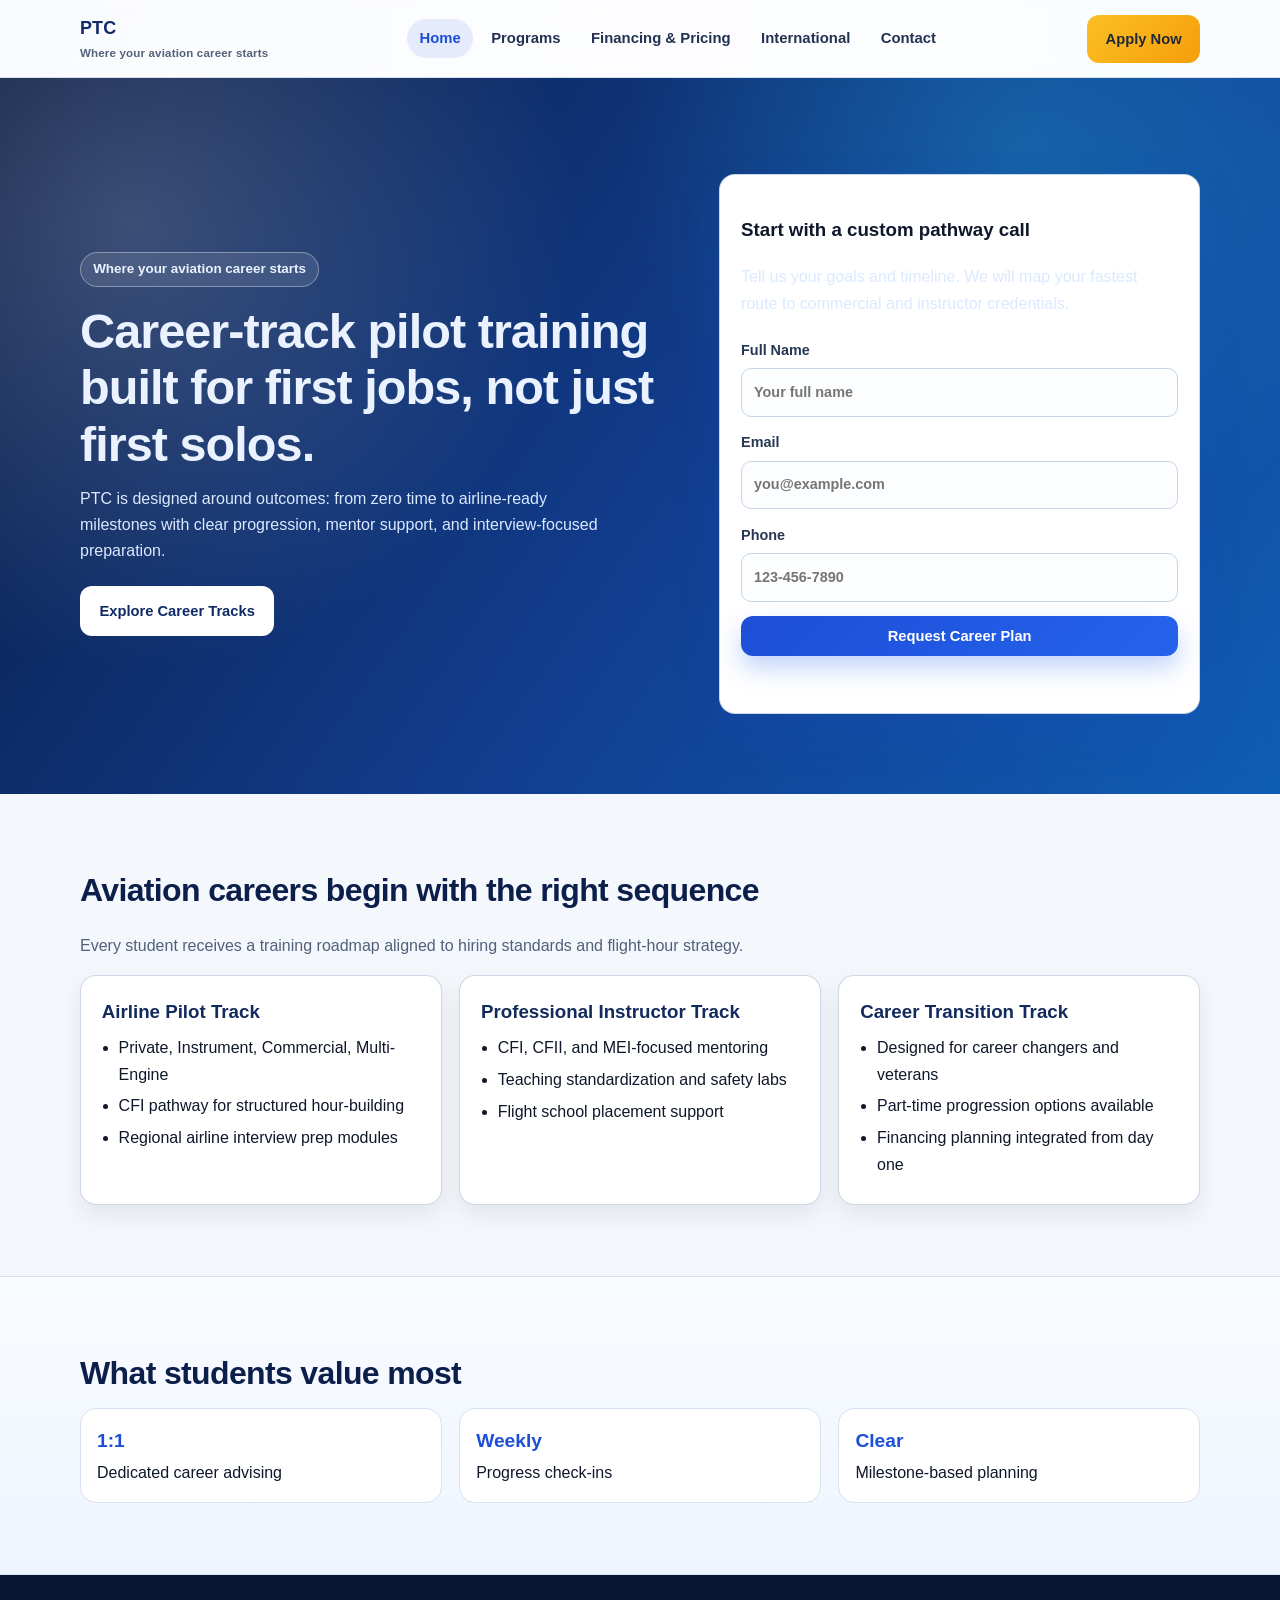
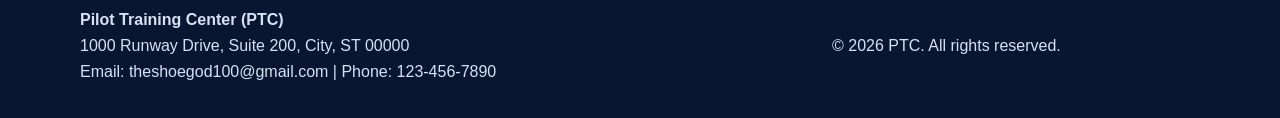
<file: index.html>
<!DOCTYPE html>
<html lang="en">
<head>
  <meta charset="UTF-8" />
  <meta name="viewport" content="width=device-width, initial-scale=1.0" />
  <title>PTC | Pilot Training Center</title>
  <link rel="stylesheet" href="assets/css/styles.css" />
</head>
<body>
  <header class="site-header">
    <div class="container nav-wrap">
      <a href="index.html" class="logo">PTC<small>Where your aviation career starts</small></a>
      <nav class="nav">
        <a href="index.html" class="active">Home</a>
        <a href="programs.html">Programs</a>
        <a href="financing-pricing.html">Financing & Pricing</a>
        <a href="international.html">International</a>
        <a href="contact.html">Contact</a>
      </nav>
      <button class="nav-toggle" type="button" aria-label="Open menu" aria-expanded="false">☰</button>
      <a class="btn btn-accent" href="contact.html">Apply Now</a>
    </div>
  </header>

  <main>
    <section class="hero">
      <div class="container hero-grid">
        <div>
          <span class="tagline">Where your aviation career starts</span>
          <h1>Career-track pilot training built for first jobs, not just first solos.</h1>
          <p>PTC is designed around outcomes: from zero time to airline-ready milestones with clear progression, mentor support, and interview-focused preparation.</p>
          <a class="btn btn-light" href="programs.html">Explore Career Tracks</a>
        </div>
        <aside class="hero-card">
          <h3>Start with a custom pathway call</h3>
          <p class="muted">Tell us your goals and timeline. We will map your fastest route to commercial and instructor credentials.</p>
          <form class="lead-form">
            <label>Full Name
              <input name="name" type="text" required placeholder="Your full name" />
            </label>
            <label>Email
              <input name="email" type="email" required placeholder="you@example.com" />
            </label>
            <label>Phone
              <input name="phone" type="tel" required placeholder="123-456-7890" />
            </label>
            <button class="btn btn-primary" type="submit">Request Career Plan</button>
            <p class="form-status notice"></p>
          </form>
        </aside>
      </div>
    </section>

    <section>
      <div class="container">
        <h2 class="section-title">Aviation careers begin with the right sequence</h2>
        <p class="muted">Every student receives a training roadmap aligned to hiring standards and flight-hour strategy.</p>
        <div class="grid-3">
          <article class="card track-card">
            <h3>Airline Pilot Track</h3>
            <ul class="clean">
              <li>Private, Instrument, Commercial, Multi-Engine</li>
              <li>CFI pathway for structured hour-building</li>
              <li>Regional airline interview prep modules</li>
            </ul>
          </article>
          <article class="card track-card">
            <h3>Professional Instructor Track</h3>
            <ul class="clean">
              <li>CFI, CFII, and MEI-focused mentoring</li>
              <li>Teaching standardization and safety labs</li>
              <li>Flight school placement support</li>
            </ul>
          </article>
          <article class="card track-card">
            <h3>Career Transition Track</h3>
            <ul class="clean">
              <li>Designed for career changers and veterans</li>
              <li>Part-time progression options available</li>
              <li>Financing planning integrated from day one</li>
            </ul>
          </article>
        </div>
      </div>
    </section>

    <section class="band">
      <div class="container">
        <h2 class="section-title">What students value most</h2>
        <div class="kpis">
          <div class="kpi"><strong>1:1</strong> Dedicated career advising</div>
          <div class="kpi"><strong>Weekly</strong> Progress check-ins</div>
          <div class="kpi"><strong>Clear</strong> Milestone-based planning</div>
        </div>
      </div>
    </section>
  </main>

  <footer class="site-footer">
    <div class="container footer-grid">
      <div>
        <strong>Pilot Training Center (PTC)</strong><br />
        1000 Runway Drive, Suite 200, City, ST 00000<br />
        Email: theshoegod100@gmail.com | Phone: 123-456-7890
      </div>
      <div>© <span data-year></span> PTC. All rights reserved.</div>
    </div>
  </footer>

  <script src="assets/js/main.js"></script>
</body>
</html>
</file>
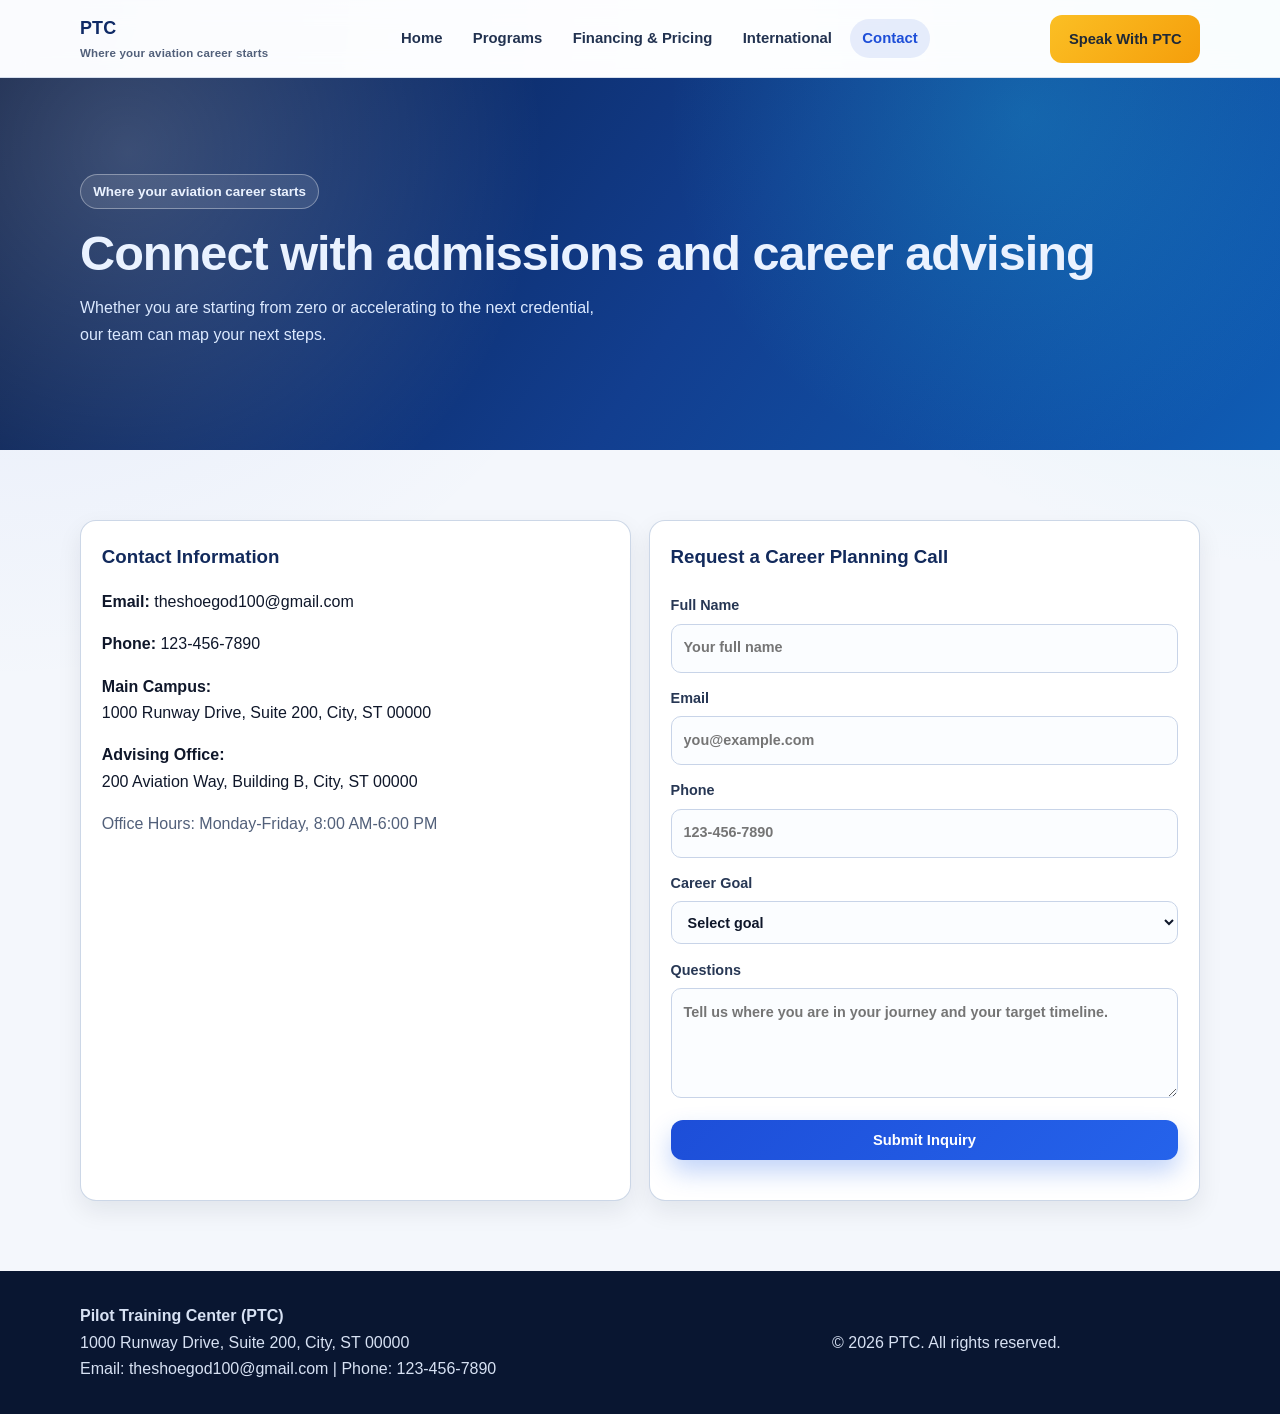
<file: contact.html>
<!DOCTYPE html>
<html lang="en">
<head>
  <meta charset="UTF-8" />
  <meta name="viewport" content="width=device-width, initial-scale=1.0" />
  <title>Contact PTC</title>
  <link rel="stylesheet" href="assets/css/styles.css" />
</head>
<body>
  <header class="site-header">
    <div class="container nav-wrap">
      <a href="index.html" class="logo">PTC<small>Where your aviation career starts</small></a>
      <nav class="nav">
        <a href="index.html">Home</a>
        <a href="programs.html">Programs</a>
        <a href="financing-pricing.html">Financing & Pricing</a>
        <a href="international.html">International</a>
        <a href="contact.html" class="active">Contact</a>
      </nav>
      <button class="nav-toggle" type="button" aria-label="Open menu" aria-expanded="false">☰</button>
      <a class="btn btn-accent" href="contact.html">Speak With PTC</a>
    </div>
  </header>

  <main>
    <section class="hero">
      <div class="container">
        <span class="tagline">Where your aviation career starts</span>
        <h1>Connect with admissions and career advising</h1>
        <p>Whether you are starting from zero or accelerating to the next credential, our team can map your next steps.</p>
      </div>
    </section>

    <section>
      <div class="container grid-2">
        <article class="card">
          <h3>Contact Information</h3>
          <p><strong>Email:</strong> theshoegod100@gmail.com</p>
          <p><strong>Phone:</strong> 123-456-7890</p>
          <p><strong>Main Campus:</strong><br />1000 Runway Drive, Suite 200, City, ST 00000</p>
          <p><strong>Advising Office:</strong><br />200 Aviation Way, Building B, City, ST 00000</p>
          <p class="muted">Office Hours: Monday-Friday, 8:00 AM-6:00 PM</p>
        </article>

        <form class="lead-form card">
          <h3>Request a Career Planning Call</h3>
          <label>Full Name
            <input name="name" type="text" required placeholder="Your full name" />
          </label>
          <label>Email
            <input name="email" type="email" required placeholder="you@example.com" />
          </label>
          <label>Phone
            <input name="phone" type="tel" required placeholder="123-456-7890" />
          </label>
          <label>Career Goal
            <select name="goal" required>
              <option value="">Select goal</option>
              <option>Airline Pilot</option>
              <option>Flight Instructor</option>
              <option>Career Change to Aviation</option>
              <option>International Training Path</option>
            </select>
          </label>
          <label>Questions
            <textarea name="message" placeholder="Tell us where you are in your journey and your target timeline."></textarea>
          </label>
          <button class="btn btn-primary" type="submit">Submit Inquiry</button>
          <p class="form-status notice"></p>
        </form>
      </div>
    </section>
  </main>

  <footer class="site-footer">
    <div class="container footer-grid">
      <div>
        <strong>Pilot Training Center (PTC)</strong><br />
        1000 Runway Drive, Suite 200, City, ST 00000<br />
        Email: theshoegod100@gmail.com | Phone: 123-456-7890
      </div>
      <div>© <span data-year></span> PTC. All rights reserved.</div>
    </div>
  </footer>

  <script src="assets/js/main.js"></script>
</body>
</html>
</file>
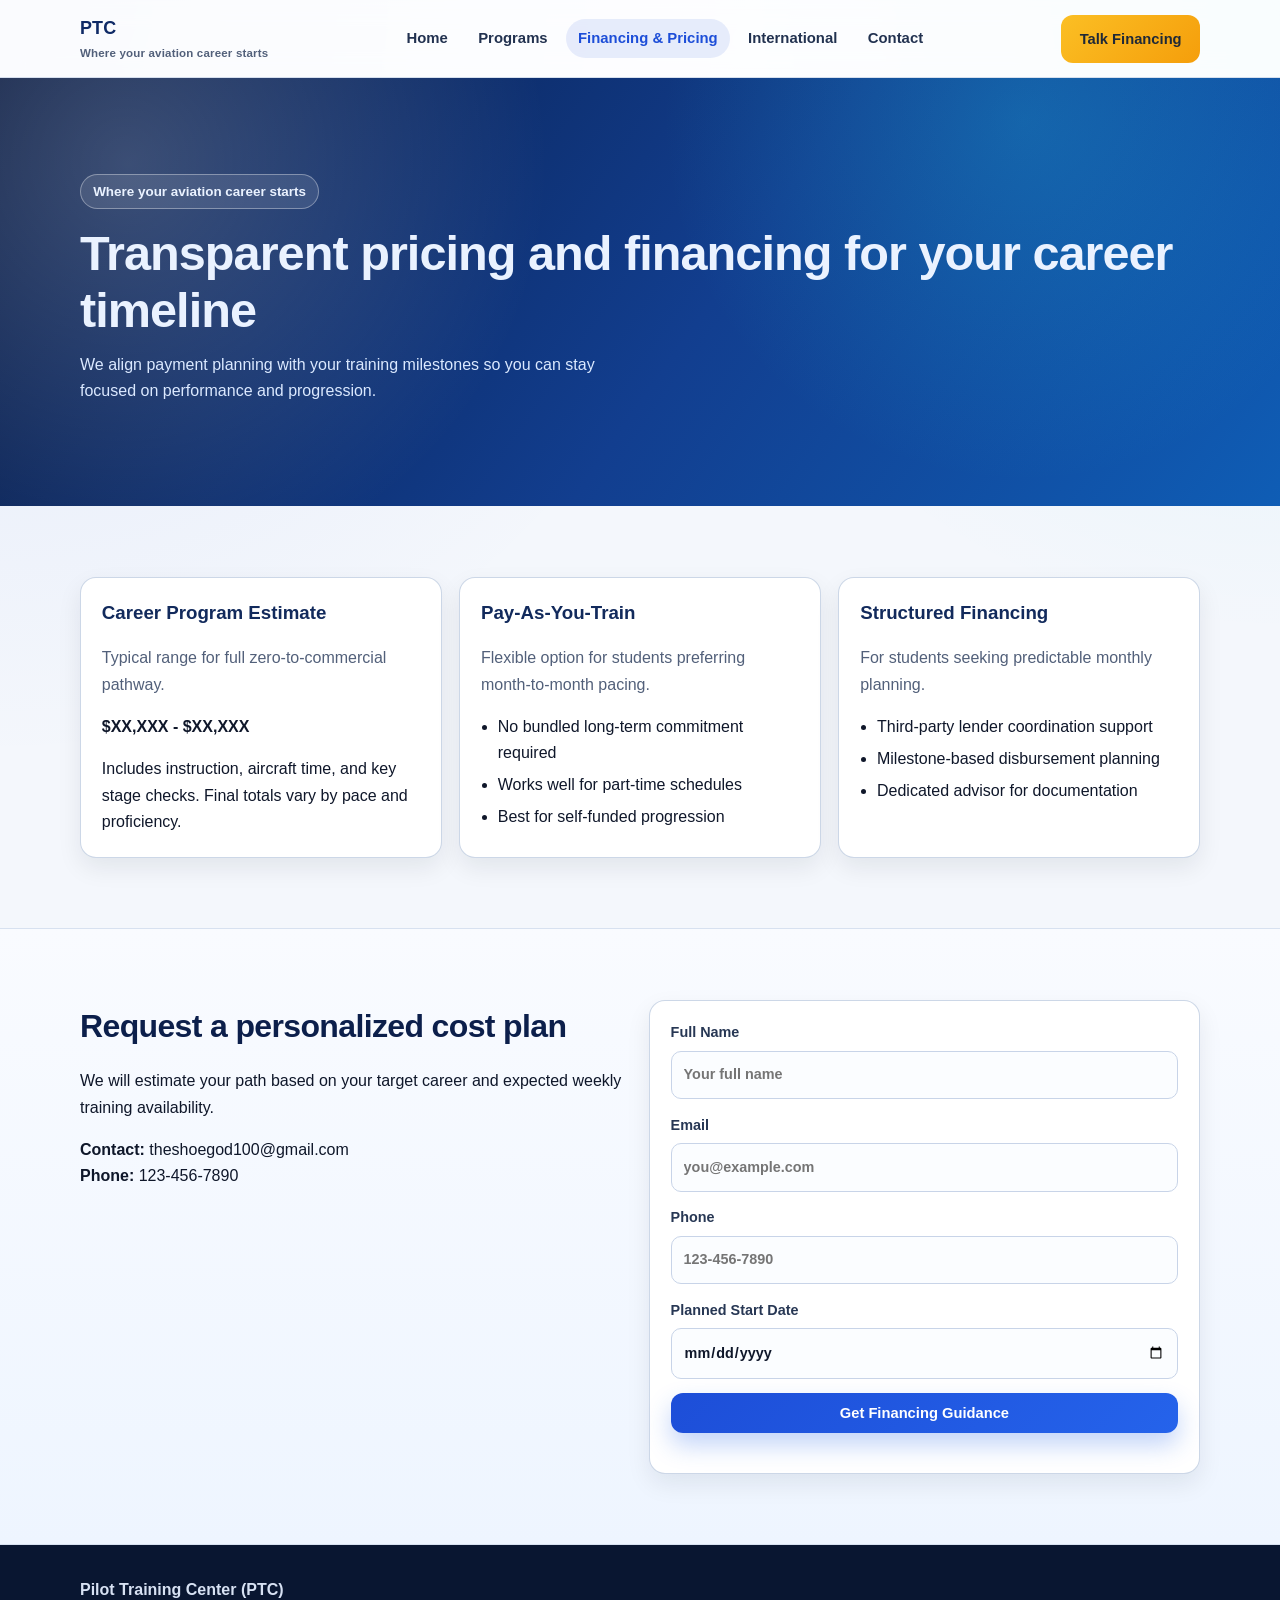
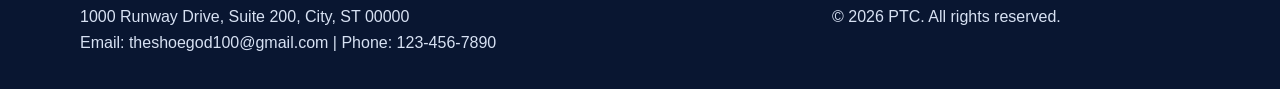
<file: financing-pricing.html>
<!DOCTYPE html>
<html lang="en">
<head>
  <meta charset="UTF-8" />
  <meta name="viewport" content="width=device-width, initial-scale=1.0" />
  <title>PTC Financing & Pricing</title>
  <link rel="stylesheet" href="assets/css/styles.css" />
</head>
<body>
  <header class="site-header">
    <div class="container nav-wrap">
      <a href="index.html" class="logo">PTC<small>Where your aviation career starts</small></a>
      <nav class="nav">
        <a href="index.html">Home</a>
        <a href="programs.html">Programs</a>
        <a href="financing-pricing.html" class="active">Financing & Pricing</a>
        <a href="international.html">International</a>
        <a href="contact.html">Contact</a>
      </nav>
      <button class="nav-toggle" type="button" aria-label="Open menu" aria-expanded="false">☰</button>
      <a class="btn btn-accent" href="contact.html">Talk Financing</a>
    </div>
  </header>

  <main>
    <section class="hero">
      <div class="container">
        <span class="tagline">Where your aviation career starts</span>
        <h1>Transparent pricing and financing for your career timeline</h1>
        <p>We align payment planning with your training milestones so you can stay focused on performance and progression.</p>
      </div>
    </section>

    <section>
      <div class="container grid-3">
        <article class="card">
          <h3>Career Program Estimate</h3>
          <p class="muted">Typical range for full zero-to-commercial pathway.</p>
          <p><strong>$XX,XXX - $XX,XXX</strong></p>
          <p>Includes instruction, aircraft time, and key stage checks. Final totals vary by pace and proficiency.</p>
        </article>
        <article class="card">
          <h3>Pay-As-You-Train</h3>
          <p class="muted">Flexible option for students preferring month-to-month pacing.</p>
          <ul class="clean">
            <li>No bundled long-term commitment required</li>
            <li>Works well for part-time schedules</li>
            <li>Best for self-funded progression</li>
          </ul>
        </article>
        <article class="card">
          <h3>Structured Financing</h3>
          <p class="muted">For students seeking predictable monthly planning.</p>
          <ul class="clean">
            <li>Third-party lender coordination support</li>
            <li>Milestone-based disbursement planning</li>
            <li>Dedicated advisor for documentation</li>
          </ul>
        </article>
      </div>
    </section>

    <section class="band">
      <div class="container grid-2">
        <div>
          <h2 class="section-title">Request a personalized cost plan</h2>
          <p>We will estimate your path based on your target career and expected weekly training availability.</p>
          <p><strong>Contact:</strong> theshoegod100@gmail.com<br /><strong>Phone:</strong> 123-456-7890</p>
        </div>
        <form class="lead-form card">
          <label>Full Name
            <input name="name" type="text" required placeholder="Your full name" />
          </label>
          <label>Email
            <input name="email" type="email" required placeholder="you@example.com" />
          </label>
          <label>Phone
            <input name="phone" type="tel" required placeholder="123-456-7890" />
          </label>
          <label>Planned Start Date
            <input name="start" type="date" required />
          </label>
          <button class="btn btn-primary" type="submit">Get Financing Guidance</button>
          <p class="form-status notice"></p>
        </form>
      </div>
    </section>
  </main>

  <footer class="site-footer">
    <div class="container footer-grid">
      <div>
        <strong>Pilot Training Center (PTC)</strong><br />
        1000 Runway Drive, Suite 200, City, ST 00000<br />
        Email: theshoegod100@gmail.com | Phone: 123-456-7890
      </div>
      <div>© <span data-year></span> PTC. All rights reserved.</div>
    </div>
  </footer>

  <script src="assets/js/main.js"></script>
</body>
</html>
</file>
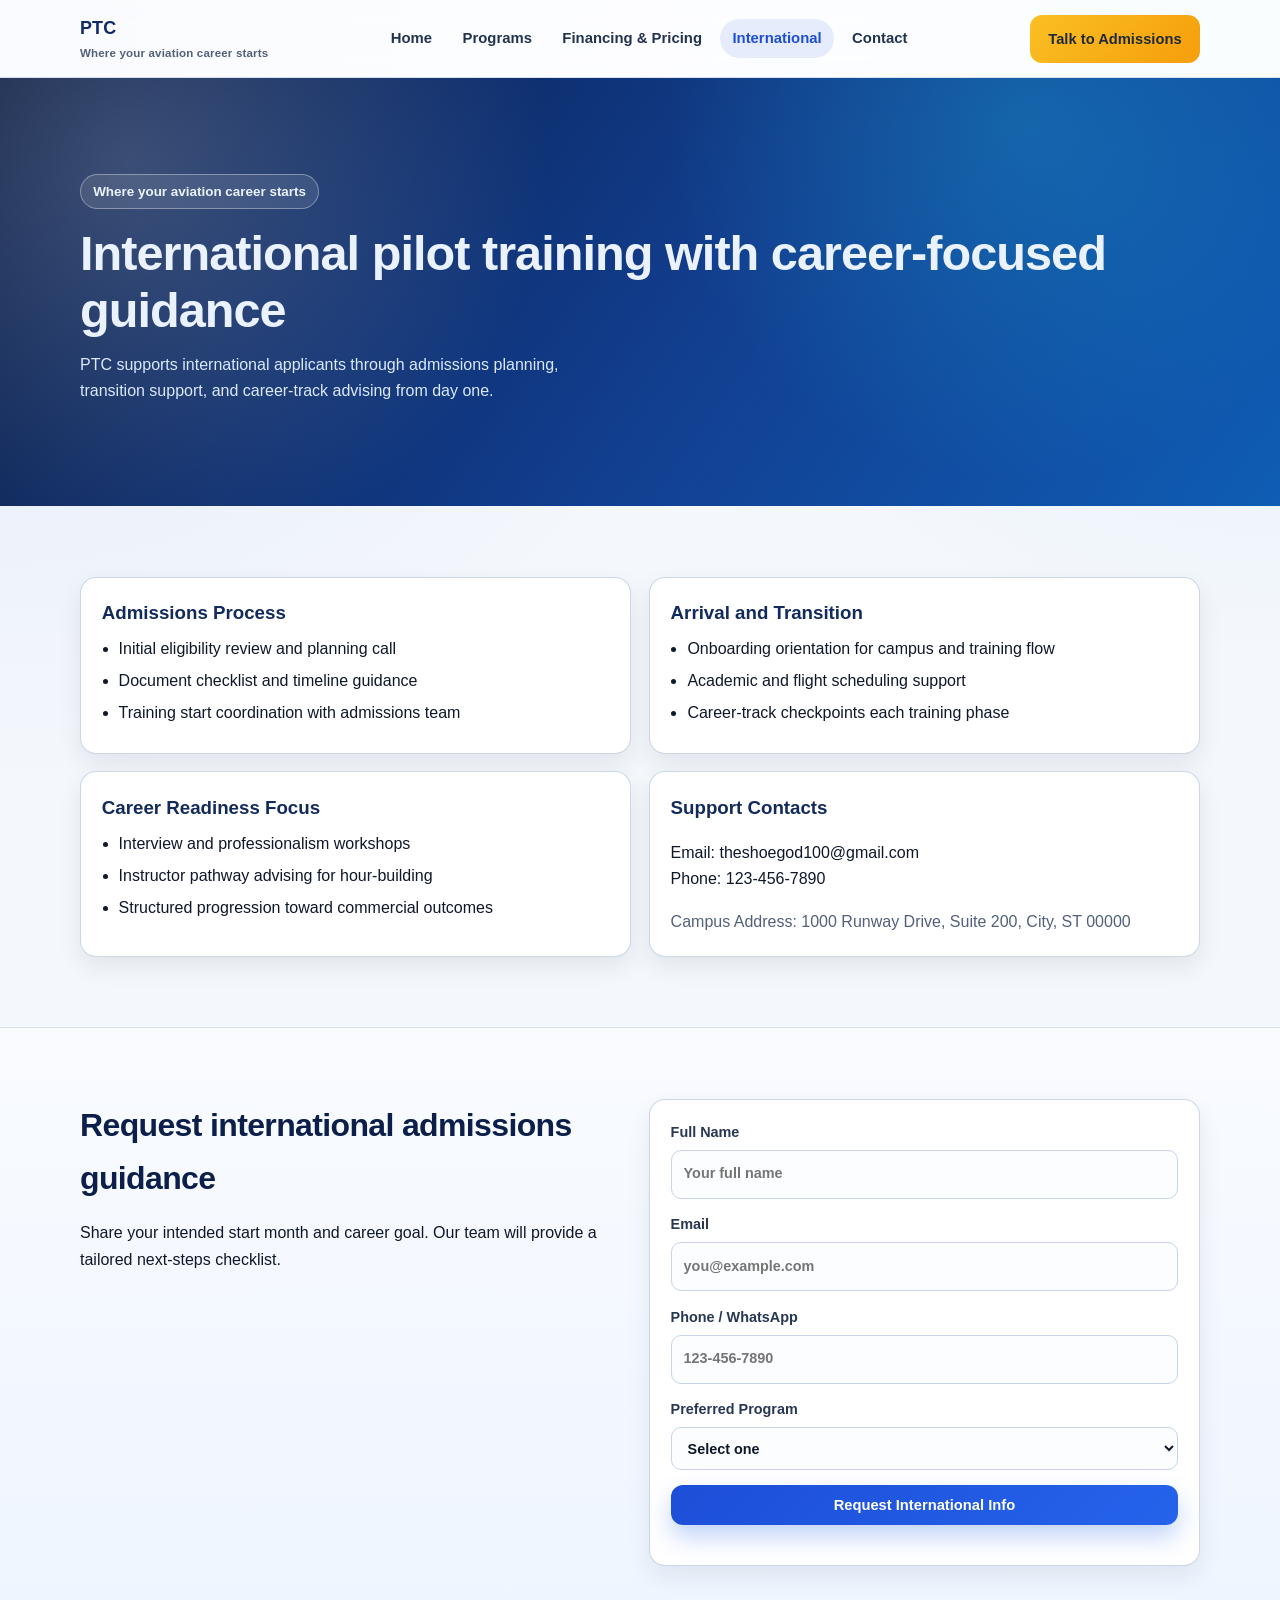
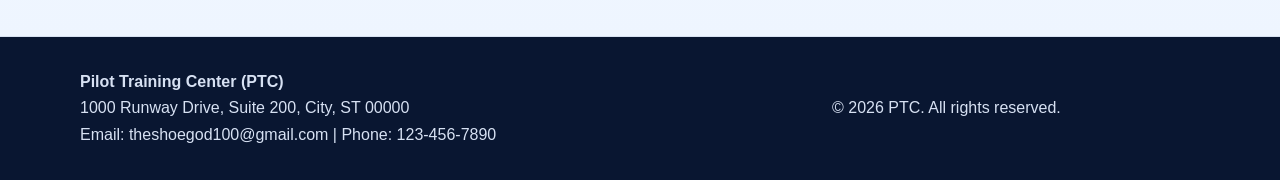
<file: international.html>
<!DOCTYPE html>
<html lang="en">
<head>
  <meta charset="UTF-8" />
  <meta name="viewport" content="width=device-width, initial-scale=1.0" />
  <title>PTC International Students</title>
  <link rel="stylesheet" href="assets/css/styles.css" />
</head>
<body>
  <header class="site-header">
    <div class="container nav-wrap">
      <a href="index.html" class="logo">PTC<small>Where your aviation career starts</small></a>
      <nav class="nav">
        <a href="index.html">Home</a>
        <a href="programs.html">Programs</a>
        <a href="financing-pricing.html">Financing & Pricing</a>
        <a href="international.html" class="active">International</a>
        <a href="contact.html">Contact</a>
      </nav>
      <button class="nav-toggle" type="button" aria-label="Open menu" aria-expanded="false">☰</button>
      <a class="btn btn-accent" href="contact.html">Talk to Admissions</a>
    </div>
  </header>

  <main>
    <section class="hero">
      <div class="container">
        <span class="tagline">Where your aviation career starts</span>
        <h1>International pilot training with career-focused guidance</h1>
        <p>PTC supports international applicants through admissions planning, transition support, and career-track advising from day one.</p>
      </div>
    </section>

    <section>
      <div class="container grid-2">
        <article class="card">
          <h3>Admissions Process</h3>
          <ul class="clean">
            <li>Initial eligibility review and planning call</li>
            <li>Document checklist and timeline guidance</li>
            <li>Training start coordination with admissions team</li>
          </ul>
        </article>
        <article class="card">
          <h3>Arrival and Transition</h3>
          <ul class="clean">
            <li>Onboarding orientation for campus and training flow</li>
            <li>Academic and flight scheduling support</li>
            <li>Career-track checkpoints each training phase</li>
          </ul>
        </article>
        <article class="card">
          <h3>Career Readiness Focus</h3>
          <ul class="clean">
            <li>Interview and professionalism workshops</li>
            <li>Instructor pathway advising for hour-building</li>
            <li>Structured progression toward commercial outcomes</li>
          </ul>
        </article>
        <article class="card">
          <h3>Support Contacts</h3>
          <p>Email: theshoegod100@gmail.com<br />Phone: 123-456-7890</p>
          <p class="muted">Campus Address: 1000 Runway Drive, Suite 200, City, ST 00000</p>
        </article>
      </div>
    </section>

    <section class="band">
      <div class="container grid-2">
        <div>
          <h2 class="section-title">Request international admissions guidance</h2>
          <p>Share your intended start month and career goal. Our team will provide a tailored next-steps checklist.</p>
        </div>
        <form class="lead-form card">
          <label>Full Name
            <input name="name" type="text" required placeholder="Your full name" />
          </label>
          <label>Email
            <input name="email" type="email" required placeholder="you@example.com" />
          </label>
          <label>Phone / WhatsApp
            <input name="phone" type="tel" required placeholder="123-456-7890" />
          </label>
          <label>Preferred Program
            <select name="program" required>
              <option value="">Select one</option>
              <option>Zero-to-Commercial</option>
              <option>Instructor Accelerator</option>
              <option>Commercial Add-on</option>
            </select>
          </label>
          <button class="btn btn-primary" type="submit">Request International Info</button>
          <p class="form-status notice"></p>
        </form>
      </div>
    </section>
  </main>

  <footer class="site-footer">
    <div class="container footer-grid">
      <div>
        <strong>Pilot Training Center (PTC)</strong><br />
        1000 Runway Drive, Suite 200, City, ST 00000<br />
        Email: theshoegod100@gmail.com | Phone: 123-456-7890
      </div>
      <div>© <span data-year></span> PTC. All rights reserved.</div>
    </div>
  </footer>

  <script src="assets/js/main.js"></script>
</body>
</html>
</file>
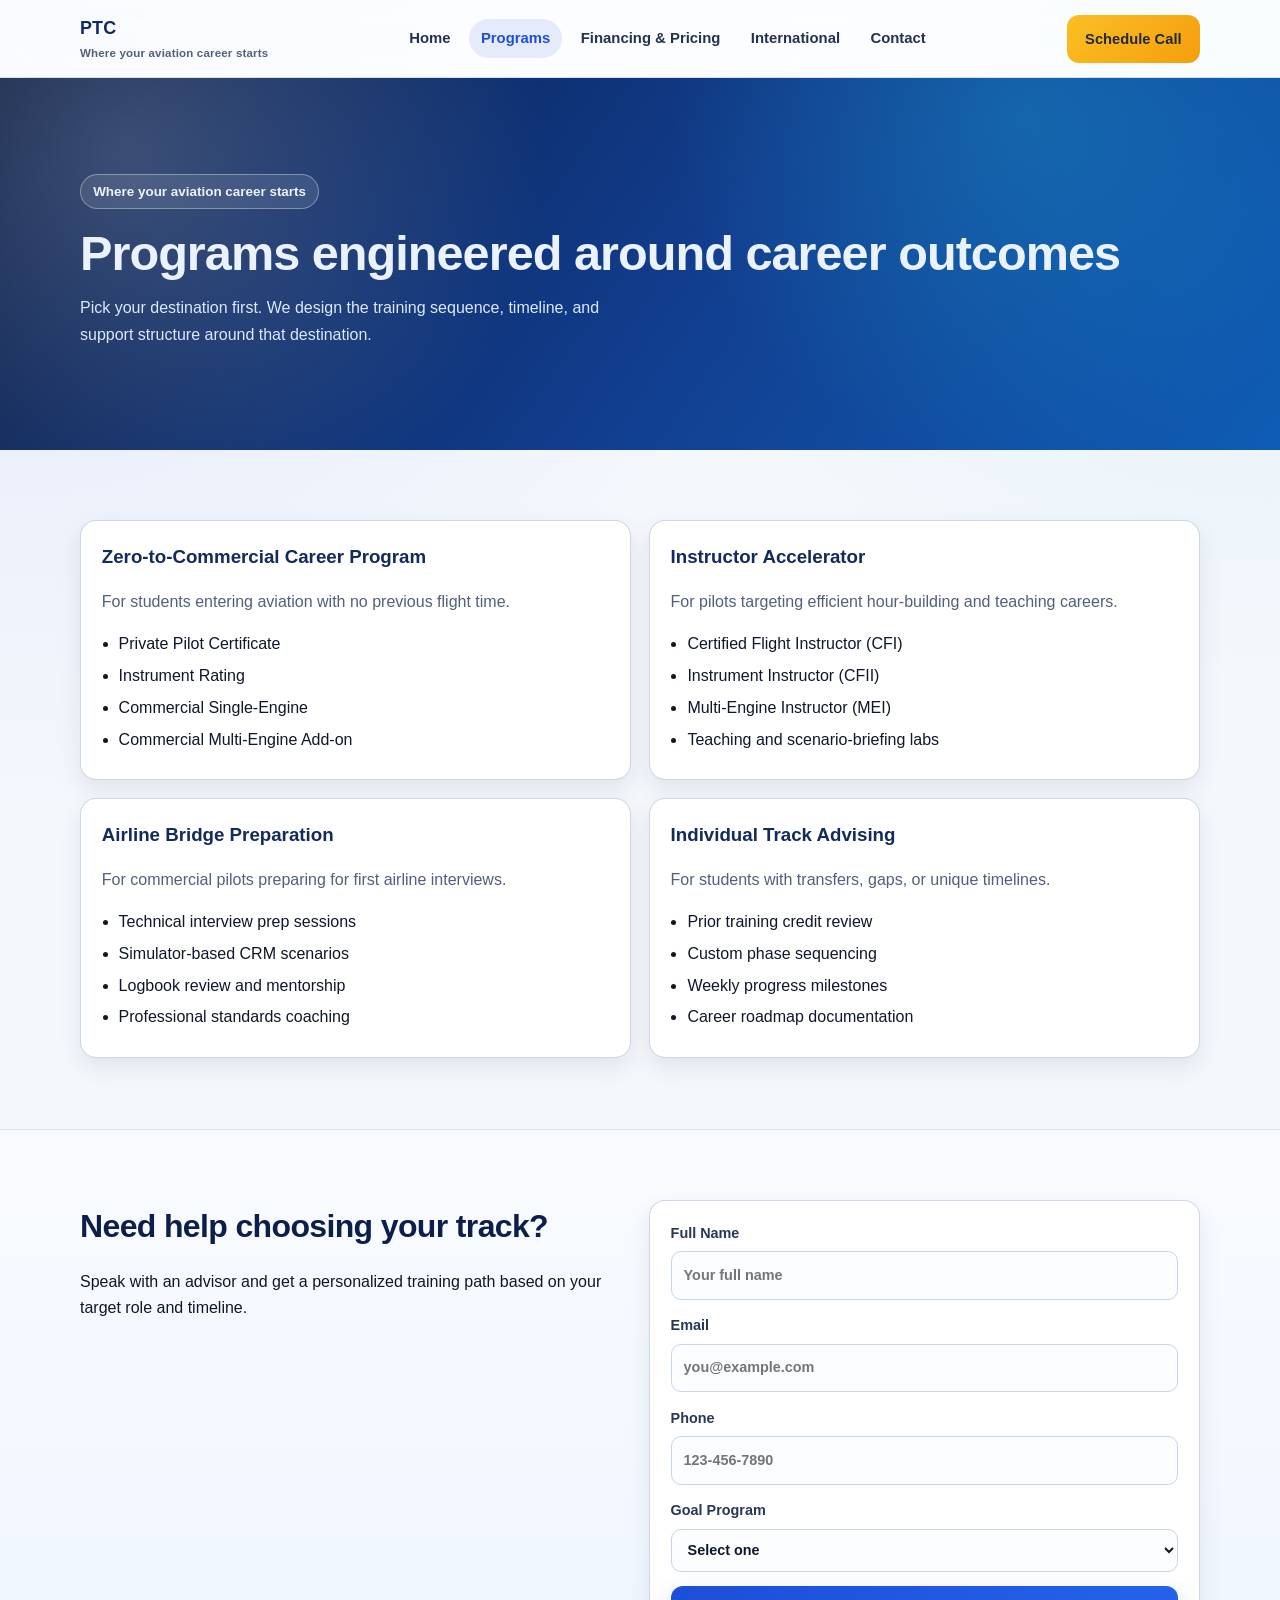
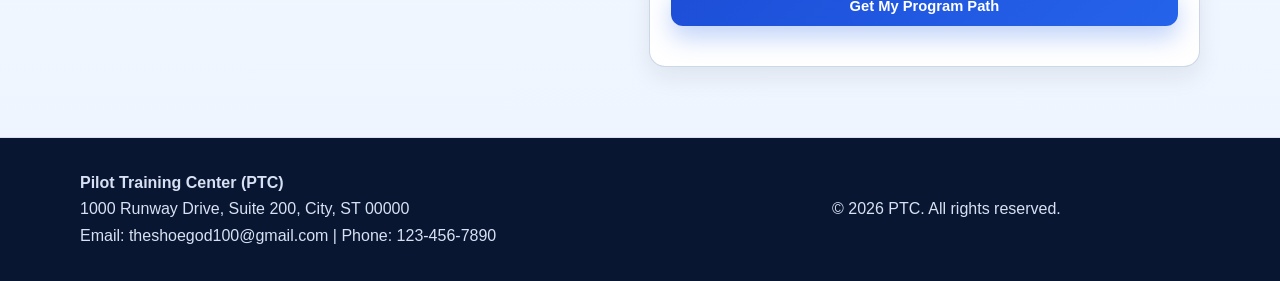
<file: programs.html>
<!DOCTYPE html>
<html lang="en">
<head>
  <meta charset="UTF-8" />
  <meta name="viewport" content="width=device-width, initial-scale=1.0" />
  <title>PTC Programs | Career Tracks</title>
  <link rel="stylesheet" href="assets/css/styles.css" />
</head>
<body>
  <header class="site-header">
    <div class="container nav-wrap">
      <a href="index.html" class="logo">PTC<small>Where your aviation career starts</small></a>
      <nav class="nav">
        <a href="index.html">Home</a>
        <a href="programs.html" class="active">Programs</a>
        <a href="financing-pricing.html">Financing & Pricing</a>
        <a href="international.html">International</a>
        <a href="contact.html">Contact</a>
      </nav>
      <button class="nav-toggle" type="button" aria-label="Open menu" aria-expanded="false">☰</button>
      <a class="btn btn-accent" href="contact.html">Schedule Call</a>
    </div>
  </header>

  <main>
    <section class="hero">
      <div class="container">
        <span class="tagline">Where your aviation career starts</span>
        <h1>Programs engineered around career outcomes</h1>
        <p>Pick your destination first. We design the training sequence, timeline, and support structure around that destination.</p>
      </div>
    </section>

    <section>
      <div class="container grid-2">
        <article class="card">
          <h3>Zero-to-Commercial Career Program</h3>
          <p class="muted">For students entering aviation with no previous flight time.</p>
          <ul class="clean">
            <li>Private Pilot Certificate</li>
            <li>Instrument Rating</li>
            <li>Commercial Single-Engine</li>
            <li>Commercial Multi-Engine Add-on</li>
          </ul>
        </article>
        <article class="card">
          <h3>Instructor Accelerator</h3>
          <p class="muted">For pilots targeting efficient hour-building and teaching careers.</p>
          <ul class="clean">
            <li>Certified Flight Instructor (CFI)</li>
            <li>Instrument Instructor (CFII)</li>
            <li>Multi-Engine Instructor (MEI)</li>
            <li>Teaching and scenario-briefing labs</li>
          </ul>
        </article>
        <article class="card">
          <h3>Airline Bridge Preparation</h3>
          <p class="muted">For commercial pilots preparing for first airline interviews.</p>
          <ul class="clean">
            <li>Technical interview prep sessions</li>
            <li>Simulator-based CRM scenarios</li>
            <li>Logbook review and mentorship</li>
            <li>Professional standards coaching</li>
          </ul>
        </article>
        <article class="card">
          <h3>Individual Track Advising</h3>
          <p class="muted">For students with transfers, gaps, or unique timelines.</p>
          <ul class="clean">
            <li>Prior training credit review</li>
            <li>Custom phase sequencing</li>
            <li>Weekly progress milestones</li>
            <li>Career roadmap documentation</li>
          </ul>
        </article>
      </div>
    </section>

    <section class="band">
      <div class="container grid-2">
        <div>
          <h2 class="section-title">Need help choosing your track?</h2>
          <p>Speak with an advisor and get a personalized training path based on your target role and timeline.</p>
        </div>
        <form class="lead-form card">
          <label>Full Name
            <input name="name" required type="text" placeholder="Your full name" />
          </label>
          <label>Email
            <input name="email" required type="email" placeholder="you@example.com" />
          </label>
          <label>Phone
            <input name="phone" required type="tel" placeholder="123-456-7890" />
          </label>
          <label>Goal Program
            <select name="goal" required>
              <option value="">Select one</option>
              <option>Zero-to-Commercial</option>
              <option>Instructor Accelerator</option>
              <option>Airline Bridge</option>
            </select>
          </label>
          <button class="btn btn-primary" type="submit">Get My Program Path</button>
          <p class="form-status notice"></p>
        </form>
      </div>
    </section>
  </main>

  <footer class="site-footer">
    <div class="container footer-grid">
      <div>
        <strong>Pilot Training Center (PTC)</strong><br />
        1000 Runway Drive, Suite 200, City, ST 00000<br />
        Email: theshoegod100@gmail.com | Phone: 123-456-7890
      </div>
      <div>© <span data-year></span> PTC. All rights reserved.</div>
    </div>
  </footer>

  <script src="assets/js/main.js"></script>
</body>
</html>
</file>
<file: assets/css/styles.css>
:root {
  --bg: #f4f7fc;
  --surface: #ffffff;
  --surface-soft: #f9fbff;
  --text: #0f172a;
  --muted: #52607a;
  --line: #d7e1f0;
  --brand: #1d4ed8;
  --brand-2: #06b6d4;
  --brand-dark: #0f2a66;
  --accent: #f59e0b;
  --radius: 16px;
  --radius-sm: 10px;
  --shadow-sm: 0 10px 24px rgba(15, 23, 42, 0.08);
  --shadow-md: 0 20px 48px rgba(29, 78, 216, 0.14);
}

* { box-sizing: border-box; }

html { scroll-behavior: smooth; }

body {
  margin: 0;
  font-family: "Inter", "Segoe UI", "SF Pro Text", Arial, sans-serif;
  color: var(--text);
  line-height: 1.65;
  background:
    radial-gradient(circle at 0% 0%, rgba(29, 78, 216, 0.09), transparent 36%),
    radial-gradient(circle at 100% 0%, rgba(6, 182, 212, 0.1), transparent 30%),
    var(--bg);
}

a { color: inherit; text-decoration: none; }

.container {
  width: min(1120px, 92%);
  margin: 0 auto;
}

.site-header {
  position: sticky;
  top: 0;
  z-index: 100;
  background: rgba(255, 255, 255, 0.82);
  border-bottom: 1px solid rgba(199, 211, 231, 0.7);
  backdrop-filter: blur(12px);
}

.nav-wrap {
  display: flex;
  align-items: center;
  justify-content: space-between;
  gap: 1rem;
  padding: 0.9rem 0;
}

.logo {
  color: var(--brand-dark);
  font-weight: 800;
  font-size: 1.12rem;
  letter-spacing: 0.01em;
}

.logo small {
  display: block;
  font-size: 0.72rem;
  font-weight: 600;
  color: var(--muted);
}

.nav {
  display: flex;
  align-items: center;
  gap: 0.4rem;
}

.nav a {
  color: #223250;
  font-weight: 600;
  font-size: 0.93rem;
  padding: 0.45rem 0.75rem;
  border-radius: 999px;
  transition: background 0.2s ease, color 0.2s ease;
}

.nav a:hover,
.nav a.active {
  background: rgba(29, 78, 216, 0.1);
  color: var(--brand);
}

.nav-toggle {
  display: none;
  border: 1px solid var(--line);
  background: var(--surface);
  color: #243552;
  width: 42px;
  height: 42px;
  border-radius: 12px;
  font-size: 1.2rem;
  line-height: 1;
  align-items: center;
  justify-content: center;
  cursor: pointer;
}

.btn {
  display: inline-flex;
  align-items: center;
  justify-content: center;
  border: none;
  border-radius: 12px;
  padding: 0.74rem 1.15rem;
  font-weight: 700;
  font-size: 0.92rem;
  cursor: pointer;
  transition: transform 0.18s ease, box-shadow 0.2s ease, background 0.2s ease;
}

.btn:hover { transform: translateY(-1px); }

.btn-primary {
  background: linear-gradient(135deg, var(--brand), #2563eb);
  color: #fff;
  box-shadow: 0 12px 24px rgba(37, 99, 235, 0.28);
}

.btn-accent {
  background: linear-gradient(135deg, #fbbf24, var(--accent));
  color: #1f2937;
}

.btn-light {
  background: #fff;
  color: var(--brand-dark);
  border: 1px solid rgba(255, 255, 255, 0.3);
}

.hero {
  position: relative;
  color: #eaf2ff;
  background: linear-gradient(125deg, #081a42 0%, #123e8f 55%, #0f5db5 100%);
  padding: 6rem 0 5rem;
  overflow: hidden;
}

.hero::before {
  content: "";
  position: absolute;
  inset: 0;
  background:
    radial-gradient(circle at 10% 20%, rgba(255, 255, 255, 0.2), transparent 35%),
    radial-gradient(circle at 80% 10%, rgba(34, 211, 238, 0.22), transparent 33%);
  pointer-events: none;
}

.hero .container { position: relative; z-index: 1; }

.hero-grid {
  display: grid;
  grid-template-columns: 1.2fr 0.95fr;
  gap: 2rem;
  align-items: center;
}

.hero h1 {
  margin: 0 0 0.85rem;
  font-size: clamp(2rem, 3.8vw, 3.3rem);
  line-height: 1.16;
  letter-spacing: -0.02em;
}

.tagline {
  display: inline-block;
  margin-bottom: 1rem;
  padding: 0.34rem 0.76rem;
  border-radius: 999px;
  border: 1px solid rgba(255, 255, 255, 0.35);
  background: rgba(255, 255, 255, 0.1);
  font-size: 0.84rem;
  font-weight: 600;
}

.hero p { margin: 0 0 1.35rem; color: #dbe9ff; max-width: 60ch; }

.card,
.hero-card {
  background: var(--surface);
  border: 1px solid rgba(195, 208, 227, 0.85);
  border-radius: var(--radius);
  padding: 1.3rem;
  box-shadow: var(--shadow-sm);
}

.hero-card {
  color: var(--text);
  box-shadow: var(--shadow-md);
}

section { padding: 4.4rem 0; }

.section-title {
  margin: 0 0 0.5rem;
  font-size: clamp(1.55rem, 2.5vw, 2.2rem);
  letter-spacing: -0.02em;
  color: #0c1f4b;
}

.muted { color: var(--muted); }

.grid-2,
.grid-3,
.kpis {
  display: grid;
  gap: 1.1rem;
}

.grid-2 { grid-template-columns: repeat(2, minmax(0, 1fr)); }
.grid-3 { grid-template-columns: repeat(3, minmax(0, 1fr)); }
.kpis { grid-template-columns: repeat(3, minmax(0, 1fr)); }

.card h3,
.track-card h3 {
  margin-top: 0;
  margin-bottom: 0.45rem;
  color: #122a5c;
}

.card p:last-child { margin-bottom: 0; }

ul.clean {
  margin: 0;
  padding-left: 1.05rem;
}

ul.clean li { margin-bottom: 0.34rem; }

.band {
  background: linear-gradient(180deg, #f9fbff 0%, #eef5ff 100%);
  border-top: 1px solid var(--line);
  border-bottom: 1px solid var(--line);
}

.kpi {
  background: var(--surface);
  border: 1px solid var(--line);
  border-radius: var(--radius);
  padding: 1rem;
}

.kpi strong {
  display: block;
  margin-bottom: 0.2rem;
  font-size: 1.2rem;
  color: var(--brand);
}

form {
  display: grid;
  gap: 0.9rem;
}

label {
  font-weight: 600;
  font-size: 0.9rem;
  color: #273754;
}

input,
select,
textarea {
  width: 100%;
  margin-top: 0.35rem;
  border: 1px solid #c8d4e8;
  border-radius: var(--radius-sm);
  padding: 0.72rem 0.75rem;
  font: inherit;
  color: #0f172a;
  background: #fbfdff;
  transition: border-color 0.2s ease, box-shadow 0.2s ease, background 0.2s ease;
}

input:focus,
select:focus,
textarea:focus {
  outline: none;
  border-color: #7aa3ea;
  box-shadow: 0 0 0 4px rgba(59, 130, 246, 0.14);
  background: #fff;
}

textarea { min-height: 110px; resize: vertical; }

.notice {
  margin: 0.3rem 0 0;
  font-size: 0.9rem;
  color: var(--muted);
}

.site-footer {
  background: #091631;
  color: #d7e1f3;
  padding: 2rem 0;
}

.footer-grid {
  display: grid;
  grid-template-columns: 2fr 1fr;
  gap: 1rem;
  align-items: center;
}

@media (max-width: 980px) {
  .hero-grid,
  .grid-2,
  .grid-3,
  .kpis,
  .footer-grid {
    grid-template-columns: 1fr;
  }

  .site-header .btn-accent { display: none; }

  .nav-toggle { display: inline-flex; }

  .nav {
    position: absolute;
    left: 4%;
    right: 4%;
    top: calc(100% + 0.35rem);
    display: none;
    flex-direction: column;
    align-items: stretch;
    gap: 0.3rem;
    background: rgba(255, 255, 255, 0.98);
    border: 1px solid var(--line);
    border-radius: 14px;
    box-shadow: var(--shadow-sm);
    padding: 0.45rem;
  }

  .site-header.menu-open .nav { display: flex; }

  .nav a {
    padding: 0.65rem 0.7rem;
    border-radius: 10px;
  }

  .hero { padding: 5rem 0 4rem; }
}

@media (max-width: 640px) {
  section { padding: 3.4rem 0; }
  .hero h1 { font-size: clamp(1.8rem, 9vw, 2.5rem); }
}
</file>
